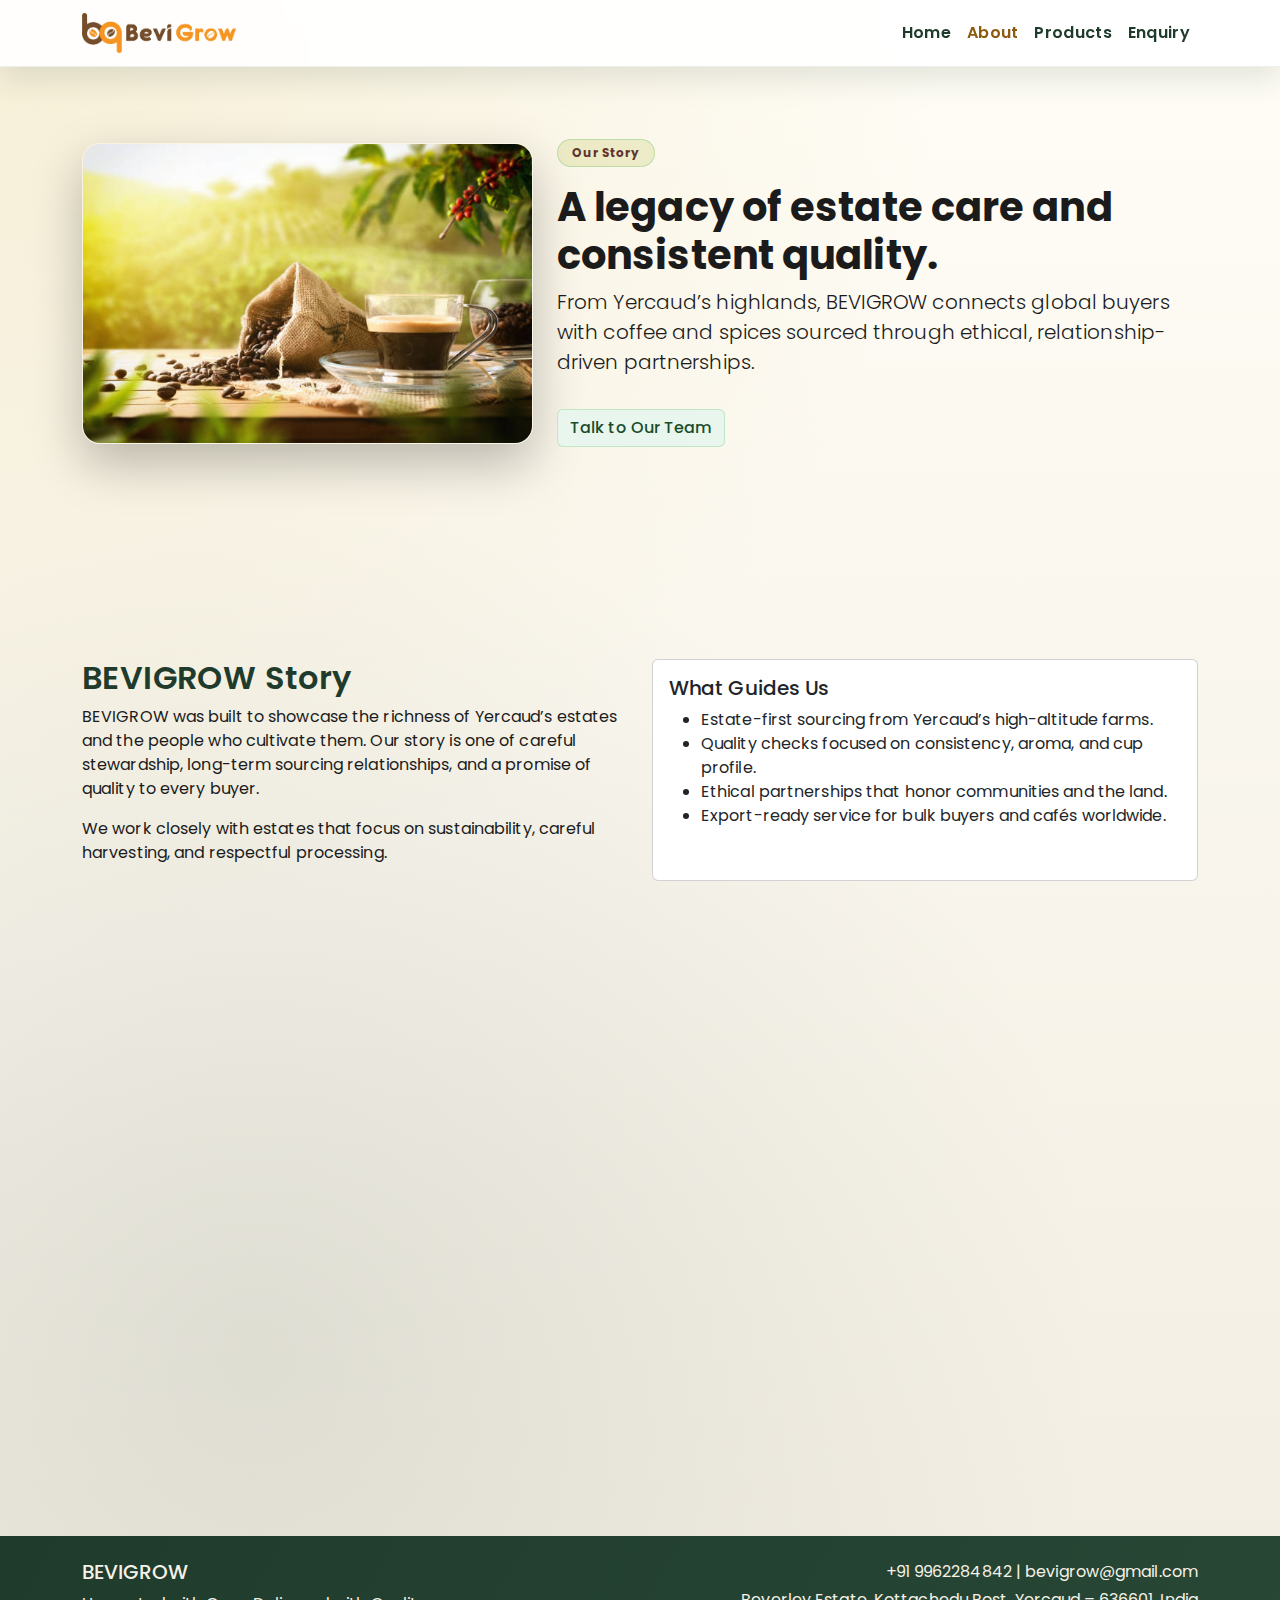
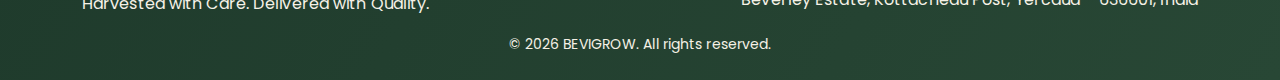
<file: about.html>
<!DOCTYPE html>
<html lang="en">
<head>
  <meta charset="UTF-8">
  <meta name="viewport" content="width=device-width, initial-scale=1">
  <meta name="description" content="Learn about BEVIGROW's estate story, ethical sourcing, and dedication to quality coffee and spices from Yercaud.">
  <meta name="keywords" content="BEVIGROW story, Yercaud estate, ethical sourcing, premium coffee">
  <title>About Us | BEVIGROW</title>
  <link rel="icon" href="images/bevigrow-favicon.png">
  <link rel="preconnect" href="https://fonts.googleapis.com">
  <link rel="preconnect" href="https://fonts.gstatic.com" crossorigin>
  <link href="https://fonts.googleapis.com/css2?family=Poppins:wght@300;400;500;600;700&display=swap" rel="stylesheet">
  <link href="https://cdn.jsdelivr.net/npm/bootstrap@5.3.3/dist/css/bootstrap.min.css" rel="stylesheet">
  <link href="css/styles.css" rel="stylesheet">
</head>
<body>
  <nav class="navbar navbar-expand-lg sticky-top navbar-light">
    <div class="container">
      <a class="navbar-brand" href="index.html">
        <img src="images/logo.png" alt="BEVIGROW logo" height="48">
      </a>
      <button class="navbar-toggler" type="button" data-bs-toggle="collapse" data-bs-target="#bevigrwNav" aria-controls="bevigrwNav" aria-expanded="false" aria-label="Toggle navigation">
        <span class="navbar-toggler-icon"></span>
      </button>
      <div class="collapse navbar-collapse" id="bevigrwNav">
        <ul class="navbar-nav ms-auto mb-2 mb-lg-0">
          <li class="nav-item"><a class="nav-link" href="index.html">Home</a></li>
          <li class="nav-item"><a class="nav-link active" href="about.html">About</a></li>
          <li class="nav-item"><a class="nav-link" href="product.html">Products</a></li>
          <li class="nav-item"><a class="nav-link" href="export.html">Enquiry</a></li>
          <!-- <li class="nav-item"><a class="nav-link" href="contact.html">Contact</a></li> -->
        </ul>
      </div>
    </div>
  </nav>

  <section class="mar-1 hero py-5">
    <div class=" container py-4">
      <div class="row align-items-center g-4">
        <div class="col-lg-5">
          <img src="images/img3.jpg" alt="Yercaud estate placeholder" class="img-fluid">
        </div>
        <div class="col-lg-7">
          <span class="badge badge-custom rounded-pill mb-3">Our Story</span>
          <h1 class="display-6 fw-bold">A legacy of estate care and consistent quality.</h1>
          <p class="lead">From Yercaud’s highlands, BEVIGROW connects global buyers with coffee and spices sourced through ethical, relationship-driven partnerships.</p>
          <a href="export.html" class="btn btn-light mt-3">Talk to Our Team</a>
        </div>
      </div>
    </div>
  </section>

  <section class="mar-2 py-5 fade-in">
    <div class="hercon container">
      <div class="row g-4">
        <div class="col-lg-6">
          <h2 class="section-title">BEVIGROW Story</h2>
          <p>BEVIGROW was built to showcase the richness of Yercaud’s estates and the people who cultivate them. Our story is one of careful stewardship, long-term sourcing relationships, and a promise of quality to every buyer.</p>
          <p>We work closely with estates that focus on sustainability, careful harvesting, and respectful processing.</p>
        </div>
        <div class="col-lg-6">
          <div class="card card-custom h-100">
            <div class="card-body">
              <h5 class="card-title">What Guides Us</h5>
              <ul class="mb-0">
                <li>Estate-first sourcing from Yercaud’s high-altitude farms.</li>
                <li>Quality checks focused on consistency, aroma, and cup profile.</li>
                <li>Ethical partnerships that honor communities and the land.</li>
                <li>Export-ready service for bulk buyers and cafés worldwide.</li>
              </ul>
            </div>
          </div>
        </div>
      </div>
    </div>
  </section>

  <section class="py-5 section-soft fade-in">
    <div class="container">
      <div class="row text-center g-4">
        <div class="col-md-4">
          <div class="card card-custom h-100">
            <div class="card-body">
              <h5 class="card-title">Estate Partnerships</h5>
              <p class="card-text mb-0">Long-term relationships with Yercaud growers focused on quality and care.</p>
            </div>
          </div>
        </div>
        <div class="col-md-4">
          <div class="card card-custom h-100">
            <div class="card-body">
              <h5 class="card-title">Consistency First</h5>
              <p class="card-text mb-0">Aligned processing and packing standards to protect every shipment.</p>
            </div>
          </div>
        </div>
        <div class="col-md-4">
          <div class="card card-custom h-100">
            <div class="card-body">
              <h5 class="card-title">Export Ready</h5>
              <p class="card-text mb-0">Flexible volumes, reliable timelines, and tailored lot selection.</p>
            </div>
          </div>
        </div>
      </div>
    </div>
  </section>

  <section class="py-5 fade-in">
    <div class="container">
      <div class="row align-items-center g-4">
        <div class="col-lg-5">
          <img src="images/img4.jpg" alt="Coffee products placeholder" class="img-fluid rounded-4">
        </div>
        <div class="col-lg-7">
          <h2 class="section-title">Quality, Consistency, Care</h2>
          <p>From coffee cherries to spice harvests, we maintain meticulous standards across sorting, processing, and packing. BEVIGROW ensures each export consignment delivers predictable quality for your customers.</p>
          <a href="quality.html" class="btn btn-primary">Explore Quality Standards</a>
        </div>
      </div>
    </div>
  </section>

  <footer class="footer py-4">
    <div class="container">
      <div class="row g-3">
        <div class="col-md-6">
          <h5 class="mb-2">BEVIGROW</h5>
          <p class="mb-0">Harvested with Care. Delivered with Quality.</p>
        </div>
        <div class="col-md-6 text-md-end">
          <p class="mb-1">+91 9962284842 | bevigrow@gmail.com</p>
          <p class="mb-0">Beverley Estate, Kottachedu Post, Yercaud – 636601, India</p>
        </div>
      </div>
      <div class="text-center pt-3">
        <small>© 2026 BEVIGROW. All rights reserved.</small>
      </div>
    </div>
  </footer>

  <script src="https://cdn.jsdelivr.net/npm/bootstrap@5.3.3/dist/js/bootstrap.bundle.min.js"></script>
  <script src="js/main.js"></script>
</body>
</html>
</file>
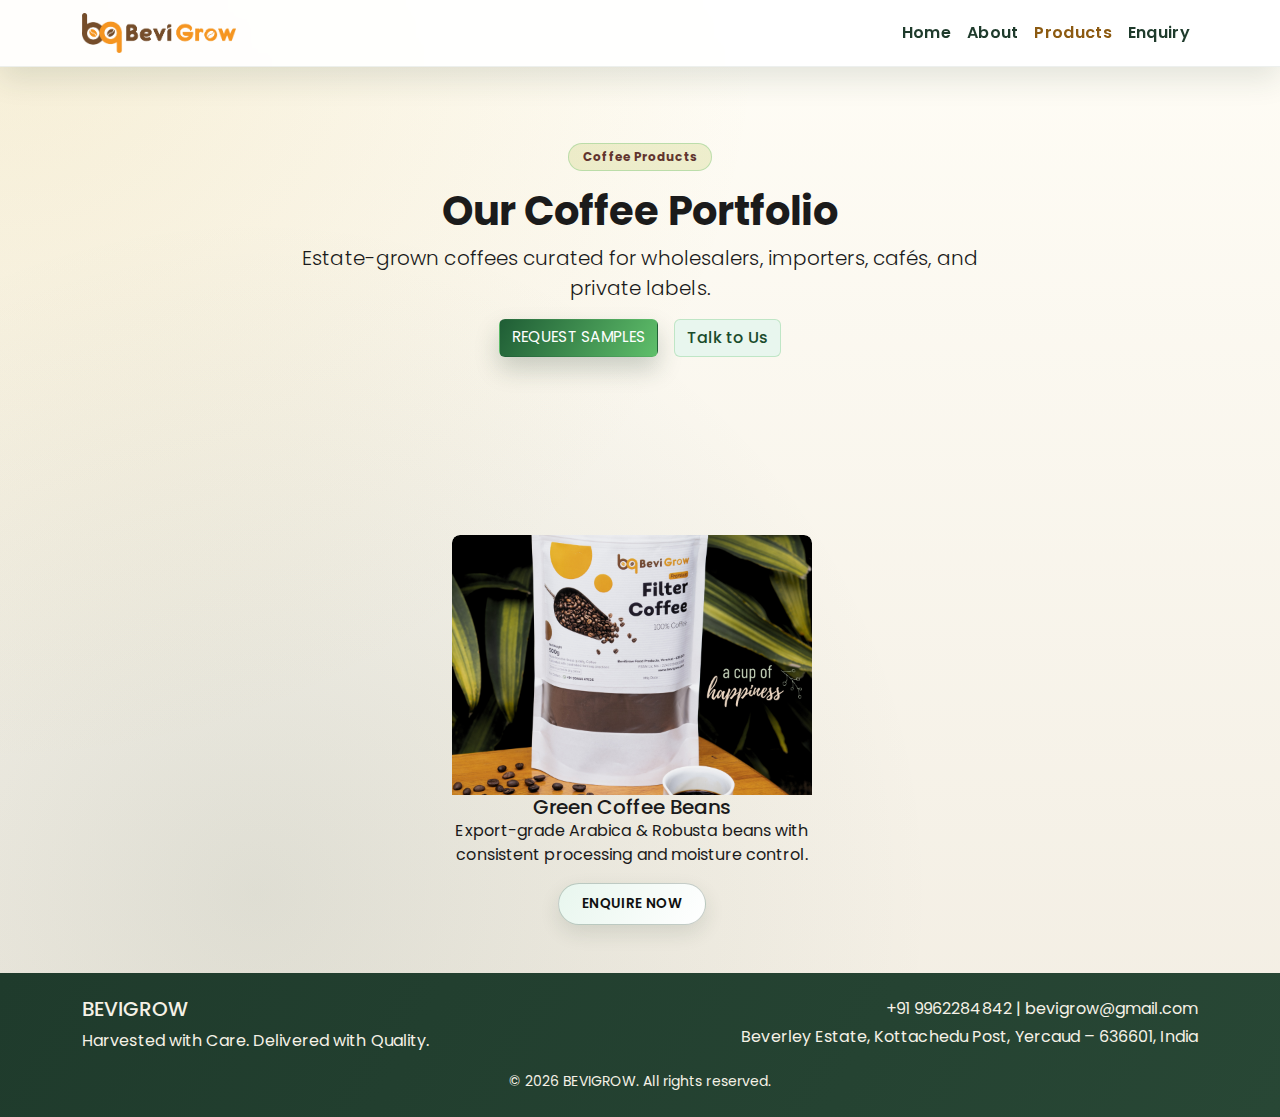
<file: coffee_product.html>
<!DOCTYPE html>
<html lang="en">
<head>
  <meta charset="UTF-8">
  <meta name="viewport" content="width=device-width, initial-scale=1">
  <meta name="description" content="Explore BEVIGROW's coffee products from Yercaud — green beans, roasted coffee, and filter blends.">
  <meta name="keywords" content="coffee, green coffee beans, roasted coffee beans, filter coffee, Arabica, Robusta, BEVIGROW">
  <title>Coffee Products | BEVIGROW</title>
  <link rel="icon" href="images/bevigrow-favicon.png">

  <link rel="preconnect" href="https://fonts.googleapis.com">
  <link rel="preconnect" href="https://fonts.gstatic.com" crossorigin>
  <link href="https://fonts.googleapis.com/css2?family=Poppins:wght@300;400;500;600;700&display=swap" rel="stylesheet">

  <!-- Bootstrap (same as your site) -->
  <link href="https://cdn.jsdelivr.net/npm/bootstrap@5.3.3/dist/css/bootstrap.min.css" rel="stylesheet">

  <!-- Your existing site CSS -->
  <link rel="stylesheet" href="css/styles.css">
</head>

<body>

  <!-- NAVBAR (same as your main pages) -->
  <nav class="navbar navbar-expand-lg sticky-top navbar-light">
    <div class="container">
      <a class="navbar-brand" href="index.html">
        <img src="images/logo.png" alt="BEVIGROW logo" height="48">
      </a>

      <button class="navbar-toggler" type="button" data-bs-toggle="collapse" data-bs-target="#bevigrwNav"
        aria-controls="bevigrwNav" aria-expanded="false" aria-label="Toggle navigation">
        <span class="navbar-toggler-icon"></span>
      </button>

      <div class="collapse navbar-collapse" id="bevigrwNav">
        <ul class="navbar-nav ms-auto mb-2 mb-lg-0">
          <li class="nav-item"><a class="nav-link" href="index.html">Home</a></li>
          <li class="nav-item"><a class="nav-link" href="about.html">About</a></li>
          <li class="nav-item"><a class="nav-link active" href="product.html">Products</a></li>
          <li class="nav-item"><a class="nav-link" href="export.html">Enquiry</a></li>
          <!-- <li class="nav-item"><a class="nav-link" href="contact.html">Contact</a></li> -->
        </ul>
      </div>
    </div>
  </nav>

  <!-- HERO -->
  <section class="hero py-5">
    <div class="container mt-1 py-4 text-center">
      <span class="badge badge-custom rounded-pill mb-3">Coffee Products</span>
      <h1 class="display-6 fw-bold">Our Coffee Portfolio</h1>
      <p class="lead mx-auto" style="max-width: 720px;">
        Estate-grown coffees curated for wholesalers, importers, cafés, and private labels.
      </p>

      <div class="d-flex justify-content-center gap-3 flex-wrap mt-3">
        <a href="export.html" class="btn btn-primary">Request Samples</a>
        <a href="contact.html" class="btn btn-light">Talk to Us</a>
      </div>
    </div>
  </section>

  <!-- COFFEE PRODUCT LIST (multiple items) -->
  <section class="py-5 fade-in">
    <div class="container">

      <div class="cont">

        <!-- 1 -->
        <div class=" prod_card product-card">
          <div class="card-custom h-100 text-center">
            <div class="product-img">
              <img src="product_images/filter_coffee.png" alt="Green Coffee Beans">
            </div>
            <div class="card-body">
              <h5 class="card-title">Green Coffee Beans</h5>
              <p class="card-text">Export-grade Arabica & Robusta beans with consistent processing and moisture control.</p>
              <a href="export.html" class="product-btn">Enquire Now</a>
            </div>
          </div>
        </div>

       

      </div><!-- /.cont -->

    </div>
  </section>

  <!-- FOOTER (same style as your main pages) -->
  <footer class="footer py-4">
    <div class="container">
      <div class="row g-3">
        <div class="col-md-6">
          <h5 class="mb-2">BEVIGROW</h5>
          <p class="mb-0">Harvested with Care. Delivered with Quality.</p>
        </div>
        <div class="col-md-6 text-md-end">
          <p class="mb-1">+91 9962284842 | bevigrow@gmail.com</p>
          <p class="mb-0">Beverley Estate, Kottachedu Post, Yercaud – 636601, India</p>
        </div>
      </div>
      <div class="text-center pt-3">
        <small>© 2026 BEVIGROW. All rights reserved.</small>
      </div>
    </div>
  </footer>

  <script src="https://cdn.jsdelivr.net/npm/bootstrap@5.3.3/dist/js/bootstrap.bundle.min.js"></script>
  <script src="js/main.js"></script>
</body>
</html>
</file>
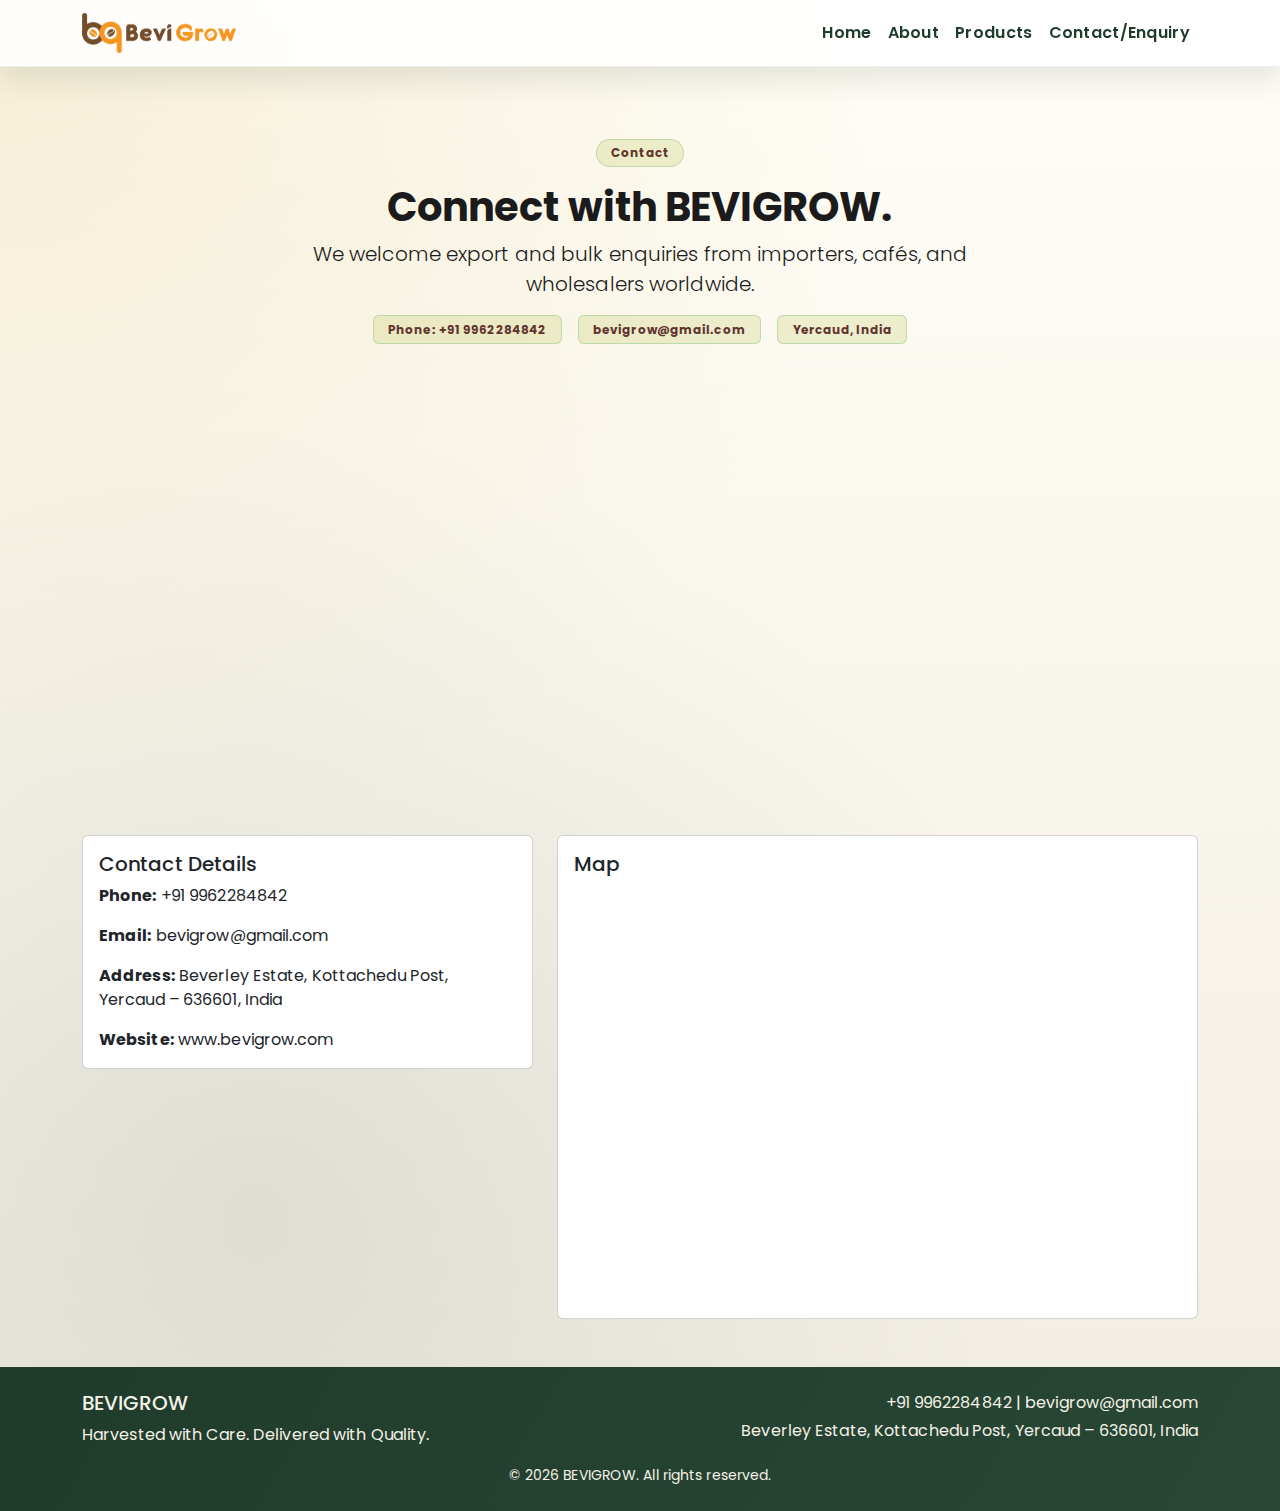
<file: contact.html>
<!DOCTYPE html>
<html lang="en">
<head>
  <meta charset="UTF-8">
  <meta name="viewport" content="width=device-width, initial-scale=1">
  <meta name="description" content="Contact BEVIGROW for coffee and spice export enquiries from Yercaud, India.">
  <meta name="keywords" content="contact BEVIGROW, coffee export, spice export">
  <title>Contact Us | BEVIGROW</title>
  <link rel="icon" href="images/bevigrow-favicon.png">
  <link rel="preconnect" href="https://fonts.googleapis.com">
  <link rel="preconnect" href="https://fonts.gstatic.com" crossorigin>
  <link href="https://fonts.googleapis.com/css2?family=Poppins:wght@300;400;500;600;700&display=swap" rel="stylesheet">
  <link href="https://cdn.jsdelivr.net/npm/bootstrap@5.3.3/dist/css/bootstrap.min.css" rel="stylesheet">
  <link href="css/styles.css" rel="stylesheet">
</head>
<body>
  <nav class="navbar navbar-expand-lg sticky-top navbar-light">
    <div class="container">
      <a class="navbar-brand" href="index.html">
        <img src="images/logo.png" alt="BEVIGROW logo" height="48">
      </a>
      <button class="navbar-toggler" type="button" data-bs-toggle="collapse" data-bs-target="#bevigrwNav" aria-controls="bevigrwNav" aria-expanded="false" aria-label="Toggle navigation">
        <span class="navbar-toggler-icon"></span>
      </button>
      <div class="collapse navbar-collapse" id="bevigrwNav">
        <ul class="navbar-nav ms-auto mb-2 mb-lg-0">
          <li class="nav-item"><a class="nav-link" href="index.html">Home</a></li>
          <li class="nav-item"><a class="nav-link" href="about.html">About</a></li>
          <li class="nav-item"><a class="nav-link" href="product.html">Products</a></li>
          <li class="nav-item"><a class="nav-link" href="export.html">Contact/Enquiry</a></li>
          <!-- <li class="nav-item"><a class="nav-link active" href="contact.html">Contact</a></li> -->
        </ul>
      </div>
    </div>
  </nav>

  <section class="hero py-5">
    <div class="container py-4 text-center">
      <span class="badge badge-custom rounded-pill mb-3">Contact</span>
      <h1 class="display-6 fw-bold">Connect with BEVIGROW.</h1>
      <p class="lead mx-auto" style="max-width: 680px;">We welcome export and bulk enquiries from importers, cafés, and wholesalers worldwide.</p>
      <div class="d-flex justify-content-center gap-3 flex-wrap mt-3">
        <span class="badge badge-custom">Phone: +91 9962284842</span>
        <span class="badge badge-custom">bevigrow@gmail.com</span>
        <span class="badge badge-custom">Yercaud, India</span>
      </div>
    </div>
  </section>

  <section class="con1 py-5 fade-in">
    <div class="container">
      <div class="row g-4">
        <div class=" cinfo  cb col-lg-5">
          <div class="card card-custom">
  <div class="card-body p-3">
    <h5 class="card-title mb-2">Contact Details</h5>
    <p><strong>Phone:</strong> +91 9962284842</p>
    <p><strong>Email:</strong> bevigrow@gmail.com</p>
    <p><strong>Address:</strong> Beverley Estate, Kottachedu Post, Yercaud – 636601, India</p>
    <p class="mb-0"><strong>Website:</strong> www.bevigrow.com</p>
  </div>
</div>
        </div>
        <div class="col-lg-7">
          <div class="card card-custom h-100">
            <div class="card-body">
              <h5 class="card-title">Map</h5>
              <div class="ratio ratio-16x9">
                <iframe title="BEVIGROW location" src="https://maps.google.com/maps?q=Yercaud%20636601&t=&z=12&ie=UTF8&iwloc=&output=embed" loading="lazy" referrerpolicy="no-referrer-when-downgrade"></iframe>
              </div>
            </div>
          </div>
        </div>
       
      </div>
    </div>
  </section>

  <footer class="footer py-4">
    <div class="container">
      <div class="row g-3">
        <div class="col-md-6">
          <h5 class="mb-2">BEVIGROW</h5>
          <p class="mb-0">Harvested with Care. Delivered with Quality.</p>
        </div>
        <div class="col-md-6 text-md-end">
          <p class="mb-1">+91 9962284842 | bevigrow@gmail.com</p>
          <p class="mb-0">Beverley Estate, Kottachedu Post, Yercaud – 636601, India</p>
        </div>
      </div>
      <div class="text-center pt-3">
        <small>© 2026 BEVIGROW. All rights reserved.</small>
      </div>
    </div>
  </footer>

  <script src="https://cdn.jsdelivr.net/npm/bootstrap@5.3.3/dist/js/bootstrap.bundle.min.js"></script>
  <script src="js/main.js"></script>
</body>
</html>
</file>
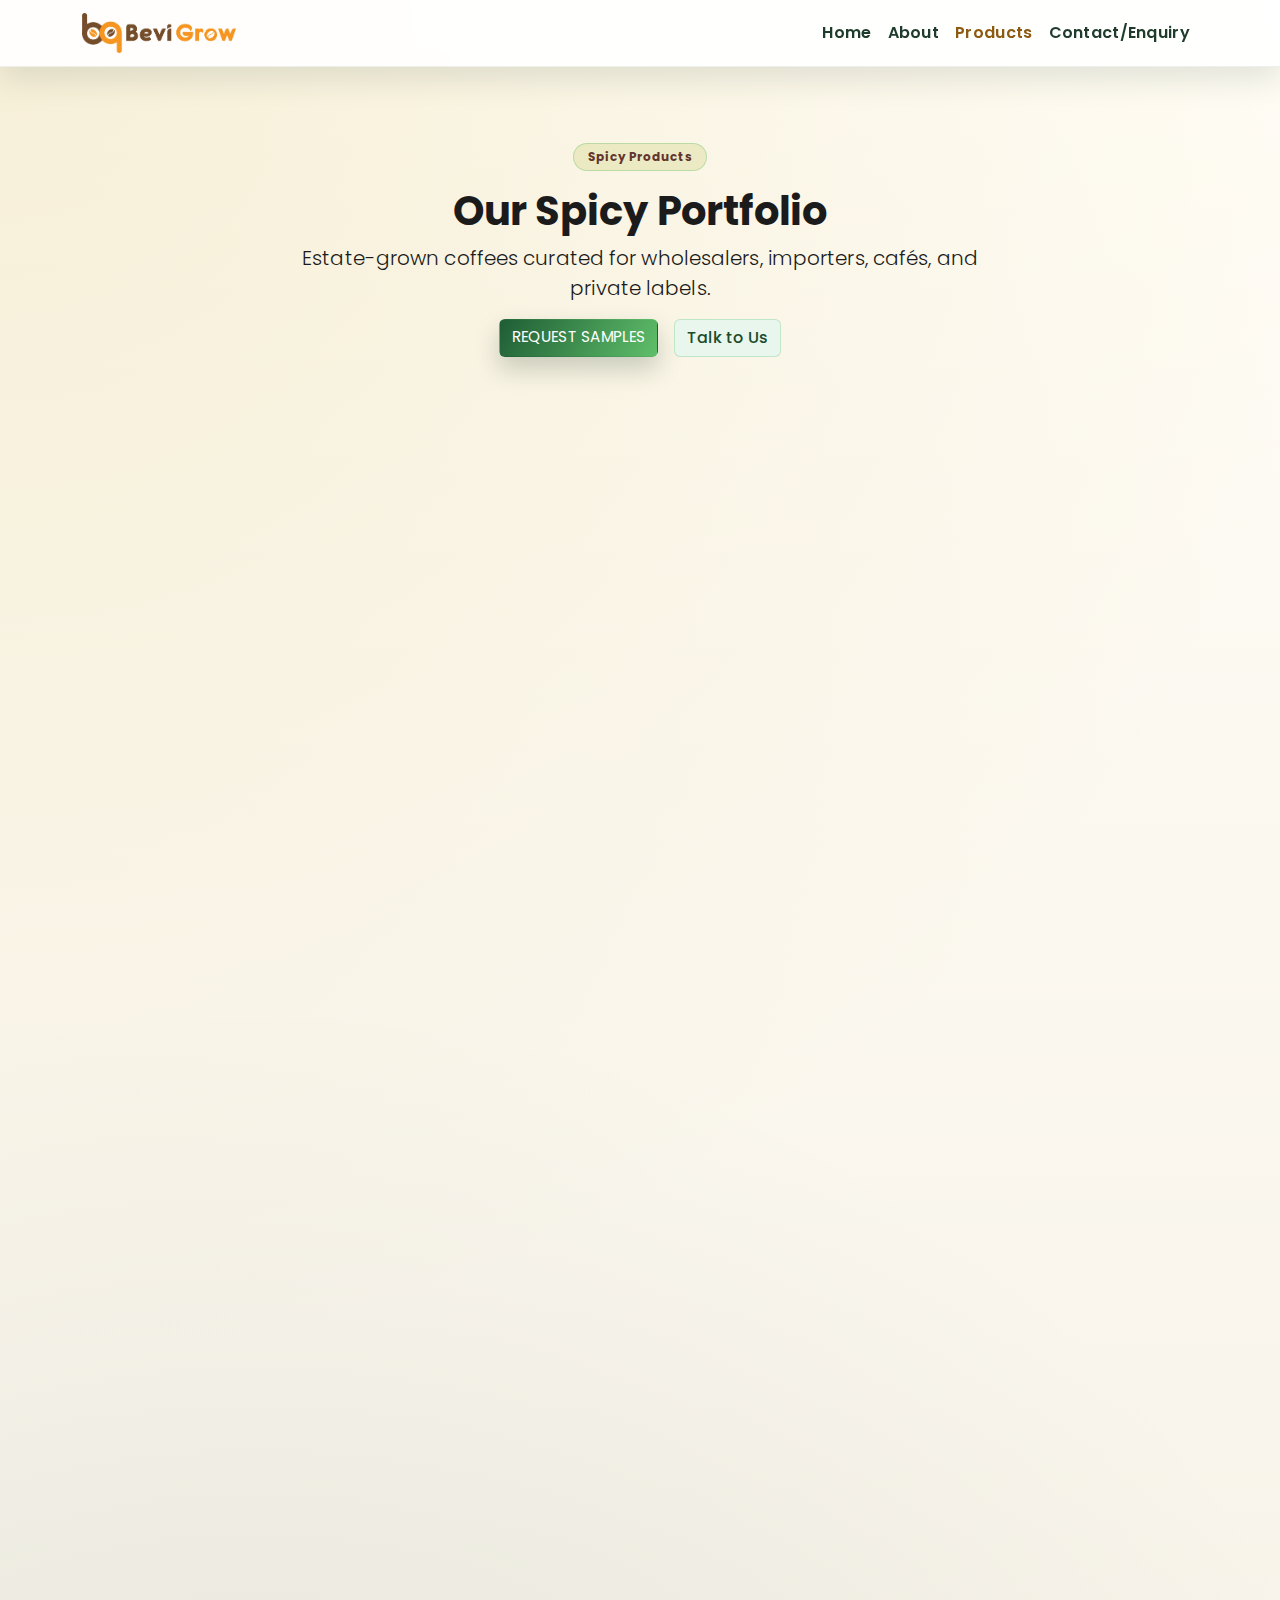
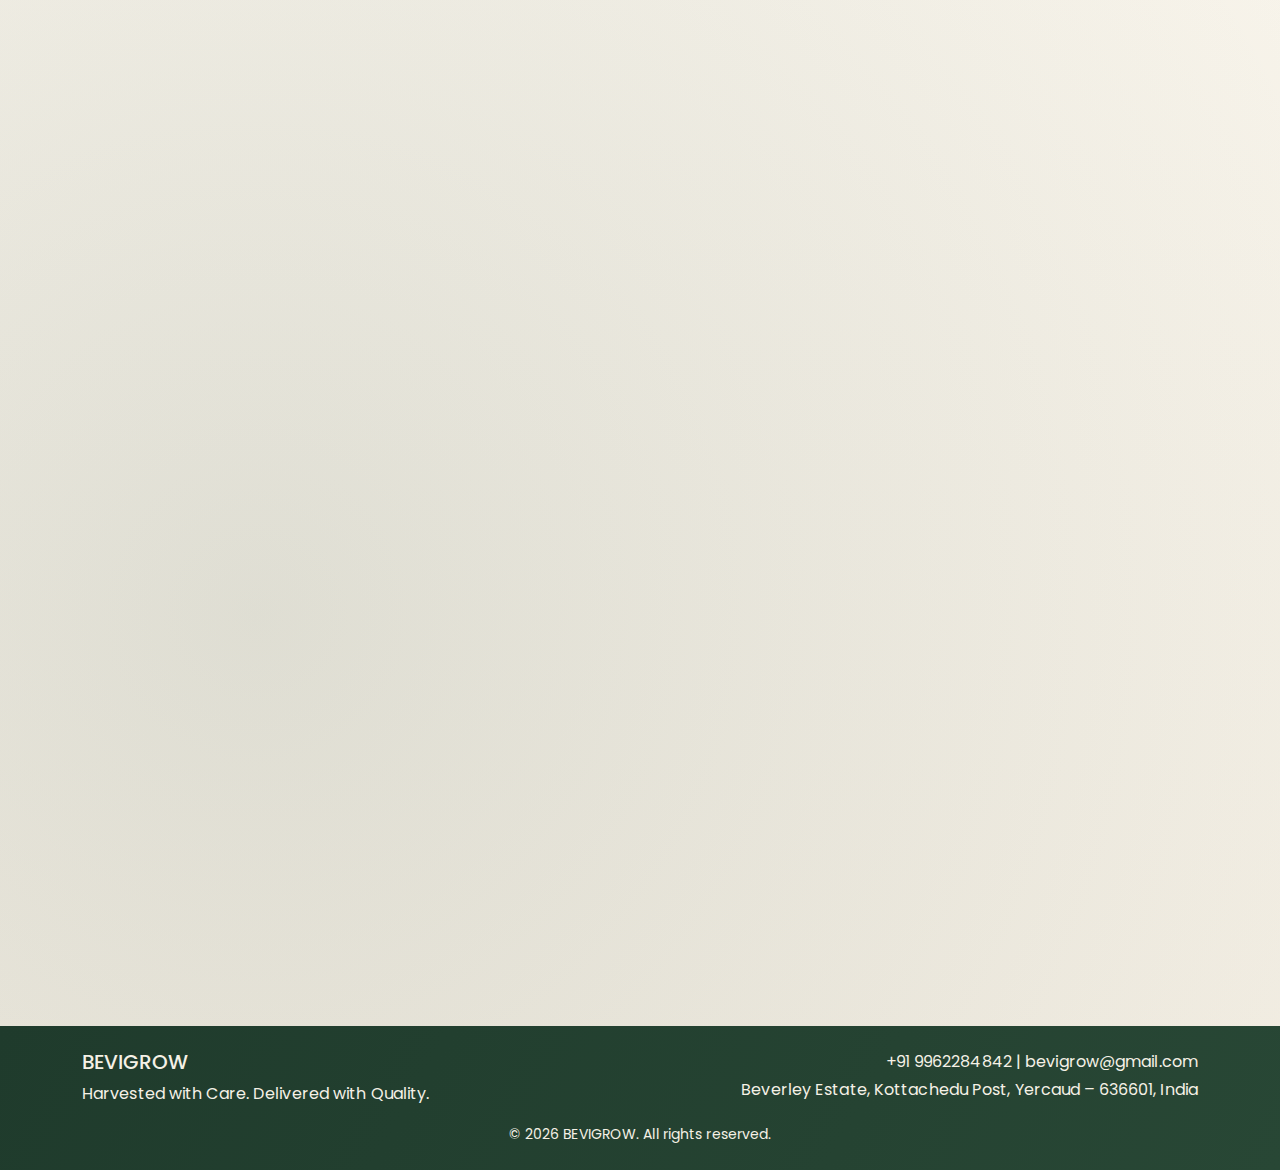
<file: crispy.html>
<!DOCTYPE html>
<html lang="en">
<head>
  <meta charset="UTF-8">
  <meta name="viewport" content="width=device-width, initial-scale=1">
  <meta name="description" content="Explore BEVIGROW's coffee products from Yercaud — green beans, roasted coffee, and filter blends.">
  <meta name="keywords" content="coffee, green coffee beans, roasted coffee beans, filter coffee, Arabica, Robusta, BEVIGROW">
  <title>Coffee Products | BEVIGROW</title>
  <link rel="icon" href="images/bevigrow-favicon.png">

  <link rel="preconnect" href="https://fonts.googleapis.com">
  <link rel="preconnect" href="https://fonts.gstatic.com" crossorigin>
  <link href="https://fonts.googleapis.com/css2?family=Poppins:wght@300;400;500;600;700&display=swap" rel="stylesheet">

  <!-- Bootstrap (same as your site) -->
  <link href="https://cdn.jsdelivr.net/npm/bootstrap@5.3.3/dist/css/bootstrap.min.css" rel="stylesheet">

  <!-- Your existing site CSS -->
  <link rel="stylesheet" href="css/styles.css">
</head>

<body>

  <!-- NAVBAR (same as your main pages) -->
  <nav class="navbar navbar-expand-lg sticky-top navbar-light">
    <div class="container">
      <a class="navbar-brand" href="index.html">
        <img src="images/logo.png" alt="BEVIGROW logo" height="48">
      </a>

      <button class="navbar-toggler" type="button" data-bs-toggle="collapse" data-bs-target="#bevigrwNav"
        aria-controls="bevigrwNav" aria-expanded="false" aria-label="Toggle navigation">
        <span class="navbar-toggler-icon"></span>
      </button>

      <div class="collapse navbar-collapse" id="bevigrwNav">
        <ul class="navbar-nav ms-auto mb-2 mb-lg-0">
          <li class="nav-item"><a class="nav-link" href="index.html">Home</a></li>
          <li class="nav-item"><a class="nav-link" href="about.html">About</a></li>
          <li class="nav-item"><a class="nav-link active" href="product.html">Products</a></li>
          <li class="nav-item"><a class="nav-link" href="export.html">Contact/Enquiry</a></li>
          <!-- <li class="nav-item"><a class="nav-link" href="contact.html">Contact</a></li> -->
        </ul>
      </div>
    </div>
  </nav>

  <!-- HERO -->
  <section class="hero py-5">
    <div class="container mt-1 py-4 text-center">
      <span class="badge badge-custom rounded-pill mb-3">Spicy  Products</span>
      <h1 class="display-6 fw-bold">Our Spicy  Portfolio</h1>
      <p class="lead mx-auto" style="max-width: 720px;">
        Estate-grown coffees curated for wholesalers, importers, cafés, and private labels.
      </p>

      <div class="d-flex justify-content-center gap-3 flex-wrap mt-3">
        <a href="export.html" class="btn btn-primary">Request Samples</a>
        <a href="contact.html" class="btn btn-light">Talk to Us</a>
      </div>
    </div>
  </section>

  <!-- COFFEE PRODUCT LIST (multiple items) -->
  <section class="py-5 fade-in">
    <div class=" herop container">
        <div class="row g-4 justify-content-center products-row">

            <div class="cont1">

                <!-- 1 -->
                <div class="product-card">
                    <div class="card card-custom h-100 text-center">
                        <div class="product-img">
                        <img src="product_images/cinnamon.png" alt="Green Coffee Beans">
                        </div>
                        <div class="card-body">
                        <h5 class="card-title">Cinnamon</h5>
                        <p class="card-text">Experience the warm, sweet aroma of our certified organic cinnamon. These carefully selected sticks add a touch of magic to your favorite recipes. "Indulge in the rich, authentic flavor of our organic cinnamon. Sustainably sourced and bursting with natural goodness, it's the perfect addition to your kitchen.</p>
                        <a href="export.html" class="product-btn">Enquire Now</a>
                        </div>
                    </div>
                </div>

                <!-- 2 -->
                <div class="product-card">
                    <div class="card card-custom h-100 text-center">
                        <div class="product-img">
                        <img src="product_images/cloves.png" alt="Roasted Coffee Beans">
                        </div>
                        <div class="card-body">
                        <h5 class="card-title">Cloves</h5>
                        <p class="card-text">Transport your taste buds with our exquisite organic cloves.Sourced directly from our estate our cloves are cultivated using sustainable, time honored methods.ensuring exceptional quality and flavor.</p>
                        <a href="export.html" class="product-btn">Enquire Now</a>
                        </div>
                    </div>
                </div>

                <!-- 3 -->
                <div class="product-card">
                <div class="card card-custom h-100 text-center">
                    <div class="product-img">
                    <img src="product_images/star-anise.png" alt="Filter Coffee">
                    </div>
                    <div class="card-body">
                    <h5 class="card-title">Star Anise</h5>
                    <p class="card-text">Our organic star anise is carefully sourced and certified organic, ensuring the highest quality and purest flavor. Perfect for adding depth and complexity to your cooking. Bring a touch of exotic spice to your kitchen with our organic star anise. Its unique flavor profile complements a variety of cuisines. from Asian inspired dishes to festive holiday beverages</p>
                    <a href="export.html" class="product-btn">Enquire Now</a>
                    </div>
                </div>
                </div>

                <!-- 4 -->
                <div class="product-card">
                <div class="card card-custom h-100 text-center">
                    <div class="product-img">
                    <img src="product_images/turmeric_powder.png" alt="Signature Coffee Blends">
                    </div>
                    <div class="card-body">
                    <h5 class="card-title">Turmeric Powder</h5>
                    <p class="card-text">Discover the power of nature with our certified organic turmeric powder. Sourced responsibly and packed with flavor and wellness benefits.Unlock the golden spice: Our organic turmeric powder is a kitchen essential, adding warmth and depth to both sweet and savory dishes.</p>
                    <a href="export.html" class="product-btn">Enquire Now</a>
                    </div>
                </div>
                </div>

                <!-- 5 -->
                <div class="product-card">
                <div class="card card-custom h-100 text-center">
                    <div class="product-img">
                    <img src="product_images/black_pepper.png" alt="Signature Coffee Blends">
                    </div>
                    <div class="card-body">
                    <h5 class="card-title">Black Pepper</h5>
                    <p class="card-text">Experience the robust flavor and intense aroma of our organic black peppercorns. Sustainably grown and carefully harvested, these peppercorns add a kick to any dish. "Unlock the rich. complex flavor of our organic black pepper. From savory stews to zesty dressings, these peppercorns will elevate your culinary creations.</p>
                    <a href="export.html" class="product-btn">Enquire Now</a>
                    </div>
                </div>
                </div>

                <!-- 6 -->
                <div class="product-card">
                <div class="card card-custom h-100 text-center">
                    <div class="product-img">
                    <img src="product_images/white_pepper.png" alt="Signature Coffee Blends">
                    </div>
                    <div class="card-body">
                    <h5 class="card-title">White Pepper</h5>
                    <p class="card-text"> Experience the subtle warmth and refined flavor of our organic white peppercorns. Carefully selected and certified organic for purity and quality. Add a touch of elegance to your cooking with our organic white pepper. Its delicate heat and clean, Spicy  flavor complement a variety of dishes.</p>
                    <a href="export.html" class="product-btn">Enquire Now</a>
                    </div>
                </div>
                </div>
                <!-- 7 -->
                <div class="product-card">
                <div class="card card-custom h-100 text-center">
                    <div class="product-img">
                    <img src="product_images/cardamom.png" alt="Signature Coffee Blends">
                    </div>
                    <div class="card-body">
                    <h5 class="card-title">Cardamom</h5>
                    <p class="card-text">'Discover the magic of organic cardamom. These fragrant pods are a staple in kitchens around the world, prized for their unique flavor and aromatic properties. Perfect for baking,brewing, and adding depth to your favorite dishes.</p>
                    <a href="export.html" class="product-btn">Enquire Now</a>
                    </div>
                </div>
                </div>
                

            </div><!-- /.cont -->
        </div>

    </div>
  </section>

  <!-- FOOTER (same style as your main pages) -->
  <footer class="footer py-4">
    <div class="container">
      <div class="row g-3">
        <div class="col-md-6">
          <h5 class="mb-2">BEVIGROW</h5>
          <p class="mb-0">Harvested with Care. Delivered with Quality.</p>
        </div>
        <div class="col-md-6 text-md-end">
          <p class="mb-1">+91 9962284842 | bevigrow@gmail.com</p>
          <p class="mb-0">Beverley Estate, Kottachedu Post, Yercaud – 636601, India</p>
        </div>
      </div>
      <div class="text-center pt-3">
        <small>© 2026 BEVIGROW. All rights reserved.</small>
      </div>
    </div>
  </footer>

  <script src="https://cdn.jsdelivr.net/npm/bootstrap@5.3.3/dist/js/bootstrap.bundle.min.js"></script>
  <script src="js/main.js"></script>
</body>
</html>
</file>
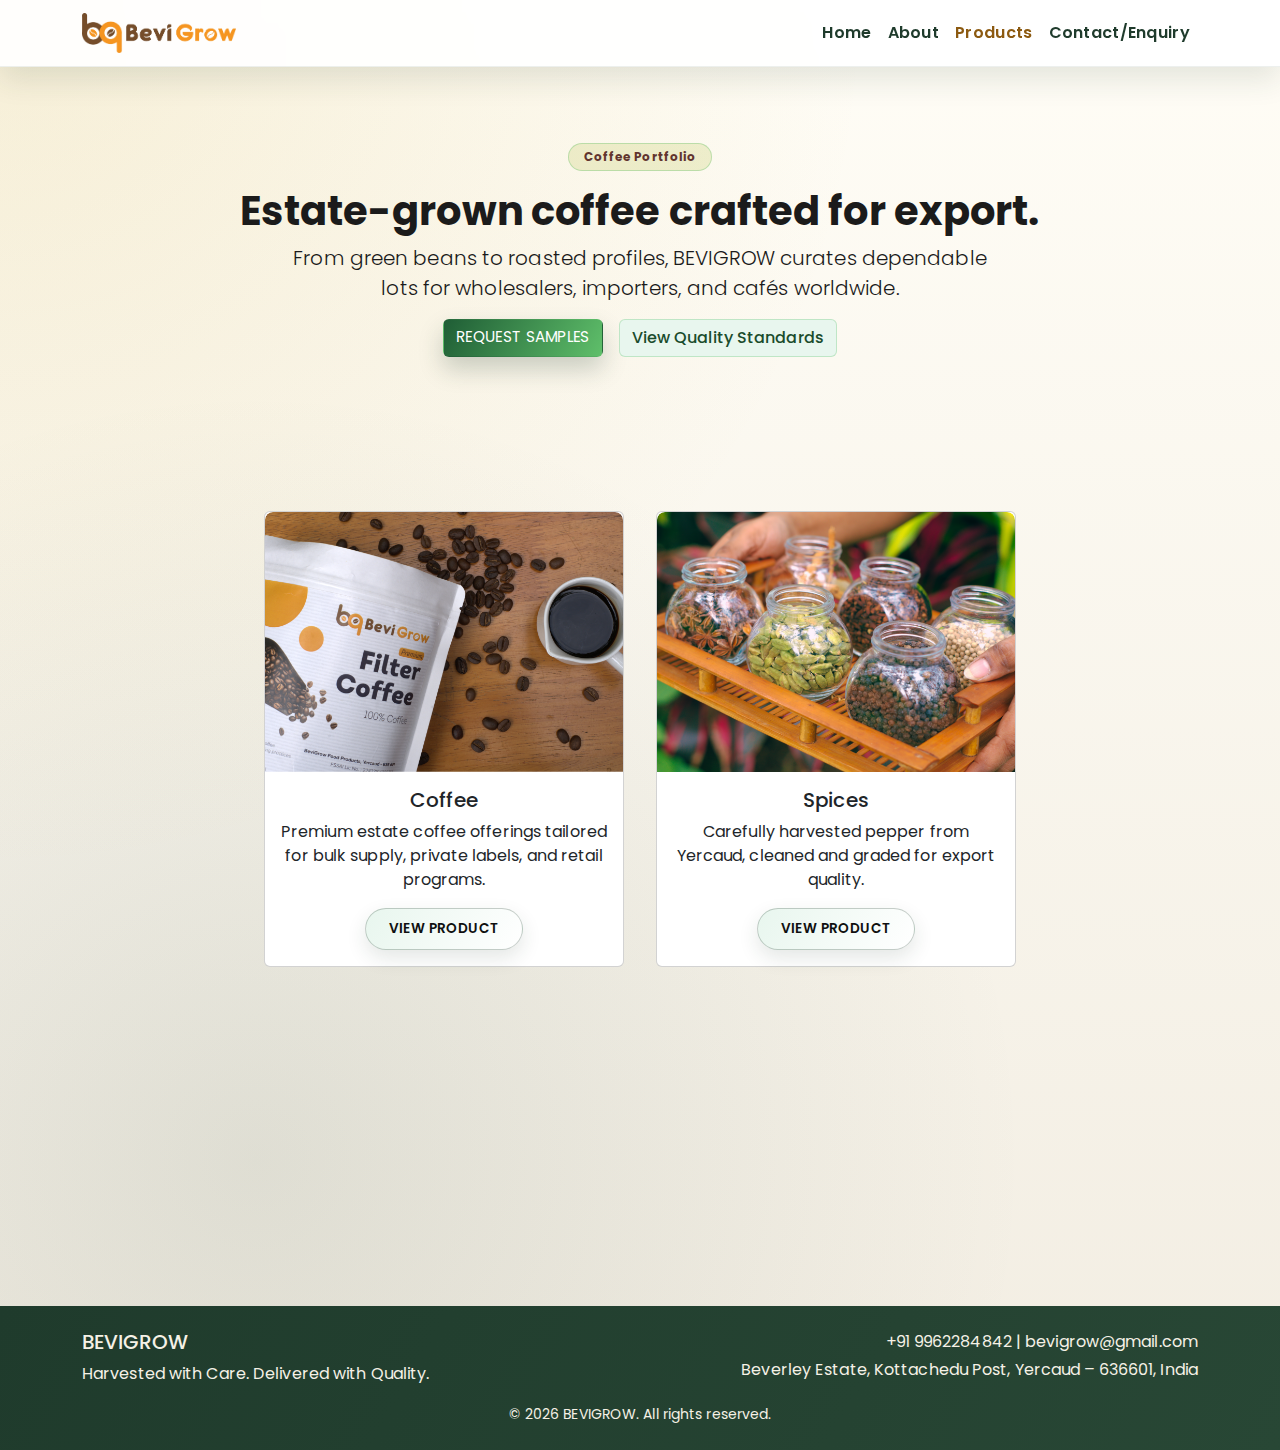
<file: product.html>
<!-- coffee.html (FULL) -->
<!DOCTYPE html>
<html lang="en">
<head>
  <meta charset="UTF-8" />
  <meta name="viewport" content="width=device-width, initial-scale=1" />
  <meta name="description" content="Explore BEVIGROW's green coffee beans, roasted coffee, filter coffee, and signature blends from Yercaud." />
  <meta name="keywords" content="green coffee beans, roasted coffee beans, Arabica, Robusta, coffee blends" />
  <title>Coffee Products | BEVIGROW</title>
  <link rel="icon" href="images/bevigrow-favicon.png">

  <link rel="preconnect" href="https://fonts.googleapis.com" />
  <link rel="preconnect" href="https://fonts.gstatic.com" crossorigin />
  <link href="https://fonts.googleapis.com/css2?family=Poppins:wght@300;400;500;600;700&display=swap" rel="stylesheet" />
  <link href="https://cdn.jsdelivr.net/npm/bootstrap@5.3.3/dist/css/bootstrap.min.css" rel="stylesheet" />

  <!-- Your CSS -->
  <link href="css/styles.css" rel="stylesheet" />
</head>

<body>
  <!-- NAVBAR -->
  <nav class="navbar navbar-expand-lg sticky-top navbar-light">
    <div class="container">
      <a class="navbar-brand" href="index.html">
        <img src="images/logo.png" alt="BEVIGROW logo" height="48" />
      </a>

      <button class="navbar-toggler" type="button" data-bs-toggle="collapse" data-bs-target="#bevigrwNav"
        aria-controls="bevigrwNav" aria-expanded="false" aria-label="Toggle navigation">
        <span class="navbar-toggler-icon"></span>
      </button>

      <div class="collapse navbar-collapse" id="bevigrwNav">
        <ul class="navbar-nav ms-auto mb-2 mb-lg-0">
          <li class="nav-item"><a class="nav-link" href="index.html">Home</a></li>
          <li class="nav-item"><a class="nav-link" href="about.html">About</a></li>
          <li class="nav-item"><a class="nav-link active" href="product.html">Products</a></li>
          <li class="nav-item"><a class="nav-link" href="export.html">Contact/Enquiry</a></li>
          <!-- <li class="nav-item"><a class="nav-link" href="contact.html">Contact</a></li> -->
        </ul>
      </div>
    </div>
  </nav>

  <!-- HERO -->
  <section class="hero py-5">
    <div class="container mt-1 py-4 text-center">
      <span class="badge badge-custom rounded-pill mb-3">Coffee Portfolio</span>
      <h1 class="display-6 fw-bold">Estate-grown coffee crafted for export.</h1>
      <p class="lead mx-auto" style="max-width: 720px;">
        From green beans to roasted profiles, BEVIGROW curates dependable lots for wholesalers, importers, and cafés worldwide.
      </p>
      <div class="d-flex justify-content-center gap-3 flex-wrap mt-3">
        <a href="export.html" class="btn btn-primary">Request Samples</a>
        <a href="quality.html" class="btn btn-light">View Quality Standards</a>
      </div>
    </div>
  </section>

  <!-- PRODUCTS -->
  <section class="py-5 fade-in">
    <div class="container">
      <div class="row g-4 justify-content-center products-row">

        <div class="cont">

          <!-- Coffee -->
          <div class="product-card">
            <div class="card card-custom h-100 text-center">
              <div class="product-img">
                <img src="product_images/coffee_front-image.png" alt="Coffee Product" />
              </div>

              <div class="card-body">
                <h5 class="card-title">Coffee</h5>
                <p class="card-text">
                  Premium estate coffee offerings tailored for bulk supply, private labels, and retail programs.
                </p>
                <a href="coffee_product.html" class="product-btn">View Product</a>
              </div>
            </div>
          </div>

          <!-- Pepper -->
          <div class="product-card">
            <div class="card card-custom h-100 text-center">
              <div class="product-img">
                <img src="product_images/spice_front.png" alt="Pepper Product" />
              </div>

              <div class="card-body">
                <h5 class="card-title">Spices</h5>
                <p class="card-text">
                  Carefully harvested pepper from Yercaud, cleaned and graded for export quality.
                </p>
                <a href="crispy.html" class="product-btn">View Product</a>
              </div>
            </div>
          </div>

        </div>

      </div>
    </div>
  </section>

  <!-- VARIETALS -->
  <section class="py-5 section-soft fade-in">
    <div class="container">
      <div class="row g-4">
        <div class="col-lg-6">
          <h2 class="section-title">Varietals &amp; Blends</h2>
          <ul>
            <li>Arabica &amp; Robusta selections</li>
            <li>Cherry coffees for bold body and aroma</li>
            <li>100% coffee blends for premium roasters</li>
            <li>Coffee–chicory blends for traditional markets</li>
          </ul>
          <a href="export.html" class="btn btn-primary">Request Coffee Samples</a>
        </div>

        <div class="col-lg-6">
          <div class="card card-custom h-100">
            <div class="card-body">
              <h5 class="card-title">Why Buyers Choose BEVIGROW</h5>
              <p class="card-text">
                Transparent sourcing, flexible volumes, and dependable delivery timelines help you keep shelves stocked and customers satisfied.
              </p>
            </div>
          </div>
        </div>
      </div>
    </div>
  </section>

  <!-- FOOTER -->
  <footer class="footer py-4">
    <div class="container">
      <div class="row g-3">
        <div class="col-md-6">
          <h5 class="mb-2">BEVIGROW</h5>
          <p class="mb-0">Harvested with Care. Delivered with Quality.</p>
        </div>
        <div class="col-md-6 text-md-end">
          <p class="mb-1">+91 9962284842 | bevigrow@gmail.com</p>
          <p class="mb-0">Beverley Estate, Kottachedu Post, Yercaud – 636601, India</p>
        </div>
      </div>
      <div class="text-center pt-3">
        <small>© 2026 BEVIGROW. All rights reserved.</small>
      </div>
    </div>
  </footer>

  <script src="https://cdn.jsdelivr.net/npm/bootstrap@5.3.3/dist/js/bootstrap.bundle.min.js"></script>
  <script src="js/main.js"></script>
</body>
</html>
</file>
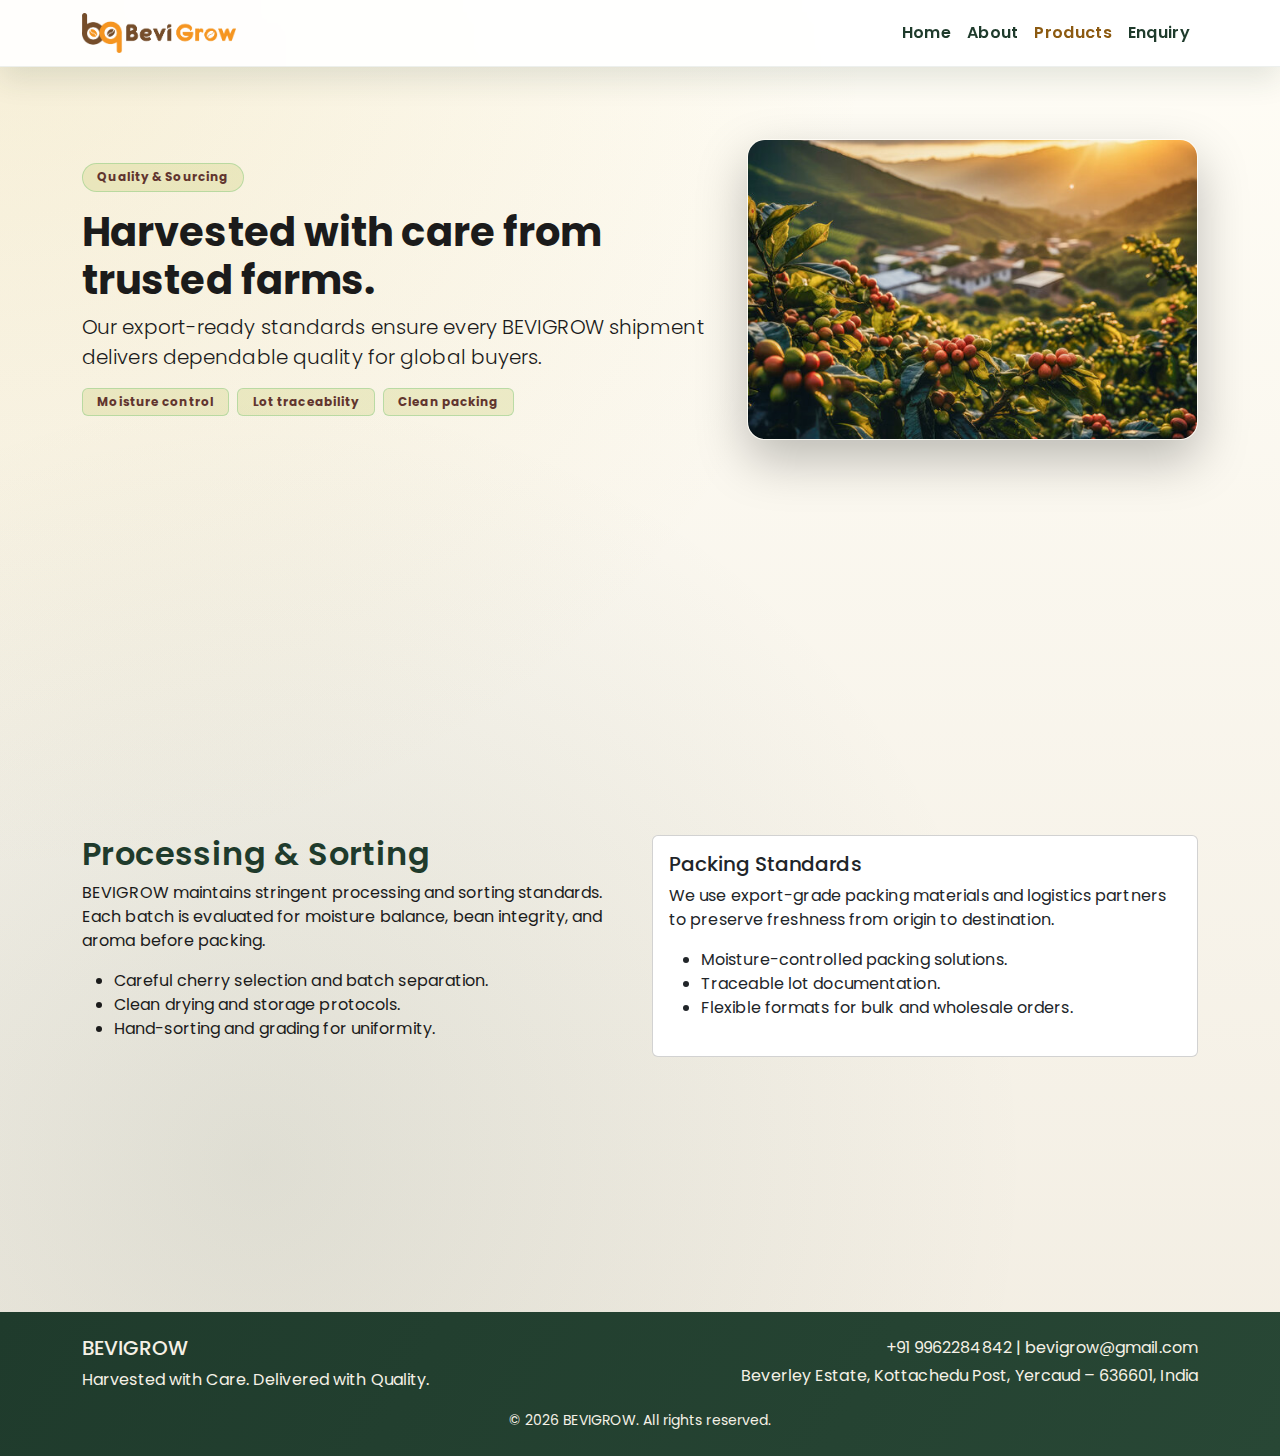
<file: quality.html>
<!DOCTYPE html>
<html lang="en">
<head>
  <meta charset="UTF-8">
  <meta name="viewport" content="width=device-width, initial-scale=1">
  <meta name="description" content="BEVIGROW quality and sourcing standards for coffee and spices from Yercaud estates.">
  <meta name="keywords" content="quality sourcing, export quality coffee, spice processing">
  <title>Quality &amp; Sourcing | BEVIGROW</title>
  <link rel="icon" href="images/bevigrow-favicon.png">
  <link rel="preconnect" href="https://fonts.googleapis.com">
  <link rel="preconnect" href="https://fonts.gstatic.com" crossorigin>
  <link href="https://fonts.googleapis.com/css2?family=Poppins:wght@300;400;500;600;700&display=swap" rel="stylesheet">
  <link href="https://cdn.jsdelivr.net/npm/bootstrap@5.3.3/dist/css/bootstrap.min.css" rel="stylesheet">
  <link href="css/styles.css" rel="stylesheet">
</head>
<body>
  <nav class="navbar navbar-expand-lg sticky-top navbar-light">
    <div class="container">
      <a class="navbar-brand" href="index.html">
        <img src="images/logo.png" alt="BEVIGROW logo" height="48">
      </a>
      <button class="navbar-toggler" type="button" data-bs-toggle="collapse" data-bs-target="#bevigrwNav" aria-controls="bevigrwNav" aria-expanded="false" aria-label="Toggle navigation">
        <span class="navbar-toggler-icon"></span>
      </button>
      <div class="collapse navbar-collapse" id="bevigrwNav">
        <ul class="navbar-nav ms-auto mb-2 mb-lg-0">
          <li class="nav-item"><a class="nav-link" href="index.html">Home</a></li>
          <li class="nav-item"><a class="nav-link" href="about.html">About</a></li>
          <li class="nav-item"><a class="nav-link active" href="product.html">Products</a></li>
          <li class="nav-item"><a class="nav-link" href="export.html">Enquiry</a></li>
          <!-- <li class="nav-item"><a class="nav-link" href="contact.html">Contact</a></li> -->
        </ul>
      </div>
    </div>
  </nav>

  <section class="hero py-5">
    <div class="container py-4">
      <div class="row align-items-center g-4">
        <div class="col-lg-7">
          <span class="badge badge-custom rounded-pill mb-3">Quality &amp; Sourcing</span>
          <h1 class="display-6 fw-bold">Harvested with care from trusted farms.</h1>
          <p class="lead">Our export-ready standards ensure every BEVIGROW shipment delivers dependable quality for global buyers.</p>
          <div class="d-flex flex-wrap gap-2 mt-3">
            <span class="badge badge-custom">Moisture control</span>
            <span class="badge badge-custom">Lot traceability</span>
            <span class="badge badge-custom">Clean packing</span>
          </div>
        </div>
        <div class="col-lg-5">
          <img src="images/img7.jpg" alt="Export logistics placeholder" class="img-fluid">
        </div>
      </div>
    </div>
  </section>

  <section class="py-5 fade-in">
    <div class="container">
      <div class="row g-4">
        <div class="col-lg-6">
          <h2 class="section-title">Processing &amp; Sorting</h2>
          <p>BEVIGROW maintains stringent processing and sorting standards. Each batch is evaluated for moisture balance, bean integrity, and aroma before packing.</p>
          <ul>
            <li>Careful cherry selection and batch separation.</li>
            <li>Clean drying and storage protocols.</li>
            <li>Hand-sorting and grading for uniformity.</li>
          </ul>
        </div>
        <div class="col-lg-6">
          <div class="card card-custom h-100">
            <div class="card-body">
              <h5 class="card-title">Packing Standards</h5>
              <p class="card-text">We use export-grade packing materials and logistics partners to preserve freshness from origin to destination.</p>
              <ul class="mb-0">
                <li>Moisture-controlled packing solutions.</li>
                <li>Traceable lot documentation.</li>
                <li>Flexible formats for bulk and wholesale orders.</li>
              </ul>
            </div>
          </div>
        </div>
      </div>
    </div>
  </section>

  <section class="py-5 section-soft fade-in">
    <div class="container">
      <div class="row align-items-center g-4">
        <div class="col-lg-7">
          <h2 class="section-title">Export-ready focus</h2>
          <p>We specialize in export-quality coffee and spices with consistent profiles. Certifications can be discussed based on buyer requirements.</p>
        </div>
        <div class="col-lg-5 text-lg-end">
          <a href="export.html" class="btn btn-primary">Discuss Your Requirements</a>
        </div>
      </div>
    </div>
  </section>

  <footer class="footer py-4">
    <div class="container">
      <div class="row g-3">
        <div class="col-md-6">
          <h5 class="mb-2">BEVIGROW</h5>
          <p class="mb-0">Harvested with Care. Delivered with Quality.</p>
        </div>
        <div class="col-md-6 text-md-end">
          <p class="mb-1">+91 9962284842 | bevigrow@gmail.com</p>
          <p class="mb-0">Beverley Estate, Kottachedu Post, Yercaud – 636601, India</p>
        </div>
      </div>
      <div class="text-center pt-3">
        <small>© 2026 BEVIGROW. All rights reserved.</small>
      </div>
    </div>
  </footer>

  <script src="https://cdn.jsdelivr.net/npm/bootstrap@5.3.3/dist/js/bootstrap.bundle.min.js"></script>
  <script src="js/main.js"></script>
</body>
</html>
</file>
<file: css/styles.css>
/* css/styles.css (FULL) */

:root {
  --forest: #1f3b2c;
  --sage: #2c533b;
  --coffee: #6b4a2b;
  --gold: #c9a227;
  --sand: #f4efe4;
  --cream: #f5f1e6;
  --charcoal: #1b1b1b;
  --leaf: #5fbf6a;
  --mint: #e8f6ee;
}

body {
  font-family: 'Poppins', 'Segoe UI', sans-serif;
  color: var(--charcoal);
  background:
    radial-gradient(circle at top left, rgba(201, 162, 39, 0.15), transparent 45%),
    radial-gradient(circle at 20% 80%, rgba(31, 59, 44, 0.1), transparent 50%),
    linear-gradient(180deg, #fffdf6 0%, #f2ede2 100%);
  min-height: 100vh;
  letter-spacing: 0.1px;
}

/* NAVBAR */
.navbar {
  background: rgba(255, 255, 255, 0.92);
  backdrop-filter: blur(8px);
  box-shadow: 0 12px 30px rgba(31, 59, 44, 0.12);
  border-bottom: 1px solid rgba(31, 59, 44, 0.08);
}

.navbar .nav-link {
  color: var(--forest);
  font-weight: 600;
  letter-spacing: 0.3px;
  text-transform: capitalize;
  padding: 0.45rem 0.85rem;
  border-radius: 999px;
  transition: color 0.2s ease, background-color 0.2s ease;
}

.navbar .nav-link.active,
.navbar .nav-link:hover {
  color: #8C5A11;
}

.navbar img{
   height: 40px;       /* desktop size */
  width: auto;
}

/* HERO */
.hero {
  position: relative;
  overflow: hidden;
  min-height: 80vh;
}


.hero-main {
  color: var(--sand);
}

.hero-video {
  position: absolute;
  inset: 0;
  width: 100%;
  height: 100%;
  object-fit: cover;
  z-index: 0;
}
/* fs{
  margin-top: 500px;
} */
/*
.hero-overlay {
  position: absolute;
  inset: 0;
  background:
    linear-gradient(115deg, rgba(24, 46, 34, 0.82), rgba(92, 60, 34, 0.70)),
    radial-gradient(circle at 85% 20%, rgba(201, 162, 39, 0.22), transparent 45%);
  z-index: 1;
}
*/

.hero-content {
  position: relative;
  z-index: 2;
  padding: 5.5rem 0;
}

.hero img,
.hero-img {
  border-radius: 18px;
  box-shadow: 0 20px 50px rgba(0, 0, 0, 0.25);
  border: 1px solid rgba(255, 255, 255, 0.18);
}

/* INNER PAGES HERO */
.page-hero {
  background:
    radial-gradient(circle at 10% 10%, rgba(95, 191, 106, 0.18), transparent 45%),
    radial-gradient(circle at 90% 20%, rgba(201, 162, 39, 0.14), transparent 45%),
    linear-gradient(180deg, #fffdf6 0%, #f2ede2 100%);
}

#enquiry-form {
  margin-top: 50px;
}

/* TITLES */
.section-title {
  color: var(--forest);
  font-weight: 600;
  letter-spacing: 0.4px;
}

/* BADGE */
.badge-custom {
  background: rgba(182, 190, 59, 0.2);
  color: #61352E;
  border: 1px solid rgba(95, 191, 106, 0.35);
  padding: 0.45rem 0.9rem;
}

.badge-1 {
  color: white;
}

/* CARDS */
/*
.card-custom {
  border: none;
  width: 80%;
  border-radius: 8px;
  background: linear-gradient(180deg, #ffffff 0%, #f7f2e7 100%);
  box-shadow: 0 16px 40px rgba(31, 59, 44, 0.1);
  transition: transform 0.3s ease, box-shadow 0.3s ease;
  border: 1px solid rgba(31, 59, 44, 0.08);
}
*/

/* PRODUCTS CONTAINER */
.cont {
  display: flex;
  justify-content: center;
  align-items: center;
  gap: 32px;
  max-width: 1100px;
  margin-top: -300px;
}

.contcen {
  display: flex;
  justify-content: center;
  align-items: center;
  gap: 32px;
  margin-top: -300px;
}

/* INDIVIDUAL CARD WRAPPER */
.product-card {
  flex: 1;
  max-width: 360px;
}

/* IMAGE AREA */
.product-img {
  overflow: hidden;
  border-radius: 10px 10px 0 0;
}

.product-img img {
  width: 100%;
  height: auto;
  display: block;
}

/* RESPONSIVE (MOBILE) */
@media (max-width: 768px) {
  .cont {
    flex-direction: column;
    align-items: center;
  }

  .product-card {
    max-width: 100%;
  }
}

.card-custom:hover {
  transform: translateY(-6px);
  box-shadow: 0 18px 42px rgba(31, 59, 44, 0.2);
}

.carddis{
  text-decoration: none;
  color: black;
}

/* PRODUCT IMAGE AREA (FIXED) */
.product-img {
  margin: 0;
  overflow: hidden;
  border-radius: 8px 8px 0 0;
}

.product-img img {
  width: 100%;
  display: block;
  height: auto;
  border-radius: 8px 8px 0 0;
}

/* BUTTONS */
.btn-primary {
  background: linear-gradient(120deg, #1f5d35, var(--leaf));
  border-color: transparent;
  box-shadow: 0 12px 24px rgba(31, 59, 44, 0.22);
  letter-spacing: 0.3px;
  text-transform: uppercase;
  font-size: 0.95rem;
}

.btn-primary:hover {
  background: linear-gradient(120deg, #1b4e2d, #4fb35b);
  border-color: transparent;
}

.btn-light {
  background: var(--mint);
  border-color: rgba(95, 191, 106, 0.3);
  color: #1a4c2c;
  font-weight: 500;
}

.btn-light:hover {
  background: #f4fff7;
  color: #1a4c2c;
}

/* PRODUCT BUTTON */
.product-btn {
  display: inline-block;
  margin-top: 12px;
  padding: 0.6rem 1.4rem;
  border-radius: 999px;
  font-size: 0.85rem;
  font-weight: 600;
  letter-spacing: 0.4px;
  text-transform: uppercase;
  text-decoration: none;
  color: #0f1010;
  background: linear-gradient(120deg, #e8f6ee, #ffffff);
  border: 1px solid rgba(31, 59, 44, 0.25);
  transition: all 0.25s ease;
  box-shadow: 0 8px 20px rgba(31, 59, 44, 0.12);
}

.product-btn:hover {
  color: #ffffff;
  background: linear-gradient(120deg, #1f5d35, #5fbf6a);
  border-color: transparent;
  transform: translateY(-2px);
  box-shadow: 0 12px 28px rgba(31, 59, 44, 0.25);
}

/* FOOTER */
.footer {
  background: linear-gradient(120deg, var(--forest), #284735);
  color: var(--cream);
}

/* ANIMATIONS */
.fade-in {
  opacity: 0;
  transform: translateY(20px);
  transition: opacity 0.7s ease, transform 0.7s ease;
}

.fade-in.show {
  opacity: 1;
  transform: translateY(0);
}

/* SECTION BG */
.section-soft {
  background:
    radial-gradient(circle at 10% 10%, rgba(95, 191, 106, 0.18), transparent 45%),
    rgba(31, 59, 44, 0.03);
}


.cont1 {
  display: grid;
  grid-template-columns: repeat(3, minmax(260px, 1fr));
  gap: 32px;
  max-width: 1200px;
  margin: 0 auto;
  padding: 40px 20px;
  align-items: stretch;
}

/* .herop {
  margin-top:-4git00px;
  
} */

.herop {
  margin-top: -200px;
  /* padding-top: -780px; */
}


.hercon {
  margin-top: -200px;
}

.min-vh-75 {
  min-height: 75vh;
}

/*
.con1 {
  margin-top: 260px;
}
*/
.cinfo{
  margin-bottom: 800px;
}

.cb {
  margin-bottom: 500px;
}

.map {
  margin-bottom: 500px;
}

.con2 {
  margin-top: 220px;
}

.hero1 {
  position: relative;
  width: 100%;
  color: white;
  min-height: 200px;
  background-image: url("../images/img4.jpg");
  background-size: cover;
  background-position: center;
  background-repeat: no-repeat;
  margin-bottom: -85px;

}

.hero1 span {
  color: white;
}

.hero1::before {
  content: "";
  position: absolute;
  inset: 0;
  background: linear-gradient(
    115deg,
    rgba(24, 46, 34, 0.55),
    rgba(92, 60, 34, 0.45)
  );
  z-index: 1;
}

.hero1 > * {
  position: relative;
  z-index: 2;
}

.chgsize{
  margin-bottom:-290px;
  margin-top: -50px;
}

.herosize{
  margin-bottom:-20px;
  margin-top: -50px;
}
.herosize1{
  margin-top: -380px;
}
/*
.product-card {
  display: flex;
  justify-content: center;
  align-items: center;
}
*/

/* ===== FORCE ENQUIRE BUTTON TO BOTTOM OF CARD ===== */

/* Make each card a full-height flex column */
.product-card .card {
  display: flex;
  flex-direction: column;
  height: 100%;
}

/* Allow card body to grow and push button down */
.product-card .card-body {
  display: flex;
  flex-direction: column;
  flex: 1;
}

/* Keep all images same height (important for equal cards) */
.product-card .product-img img {
  height: 260px;
  object-fit: cover;
}

/* Push Enquire button to bottom */
.product-card .product-btn {
  margin-top: auto;
  align-self: center;
}

.cinfo{
   margin-bottom: 250px;
}
.conmap{
  margin-bottom: -10px;
  
}
.contact{
  margin-bottom: 300px;
}

/* MOBILE */
@media (max-width: 767px) {
  .hero,
  .page-hero {
    text-align: center;
  }

  .hero-content {
    padding: 4rem 0;
  }

  .hero .btn {
    width: 70%;
  }
   .hero11 {
   position: relative;
    overflow: hidden;
    min-height: 20vh; 
  } 
}

/* ========== EXTRA MOBILE RESPONSIVE FIX (ADD AT END) ========== */
@media (max-width: 767px) {

  /* Remove negative margins that break mobile layout */
  .herop,
  .hercon,
  .cont,
  .contcen,
  .hero1,
  .chgsize,
  .herosize,
  .herosize1 {
    margin-top: 0 !important;
    margin-bottom: 0 !important;
  }

  .cont .proc-1 {
    margin-top: -200px;
  }

  /* Make product grid stack properly */
  .cont1 {
    grid-template-columns: 1fr !important;
    gap: 18px !important;
    padding: 20px 12px !important;
  }

  @media (max-width: 767px) {
  .navbar img {
    height:40px;     /* smaller on mobile */
  }
}

  /* Make card full width on mobile */
  .product-card {
    max-width: 100% !important;
  }

  /* Reduce image height on mobile */
  .product-card .product-img img {
    height: 220px !important;
  }

  /* Prevent too much spacing at bottom */
  .cb,
  .map,
  .cinfo {
    margin-bottom: 0 !important;
  }
}
</file>
